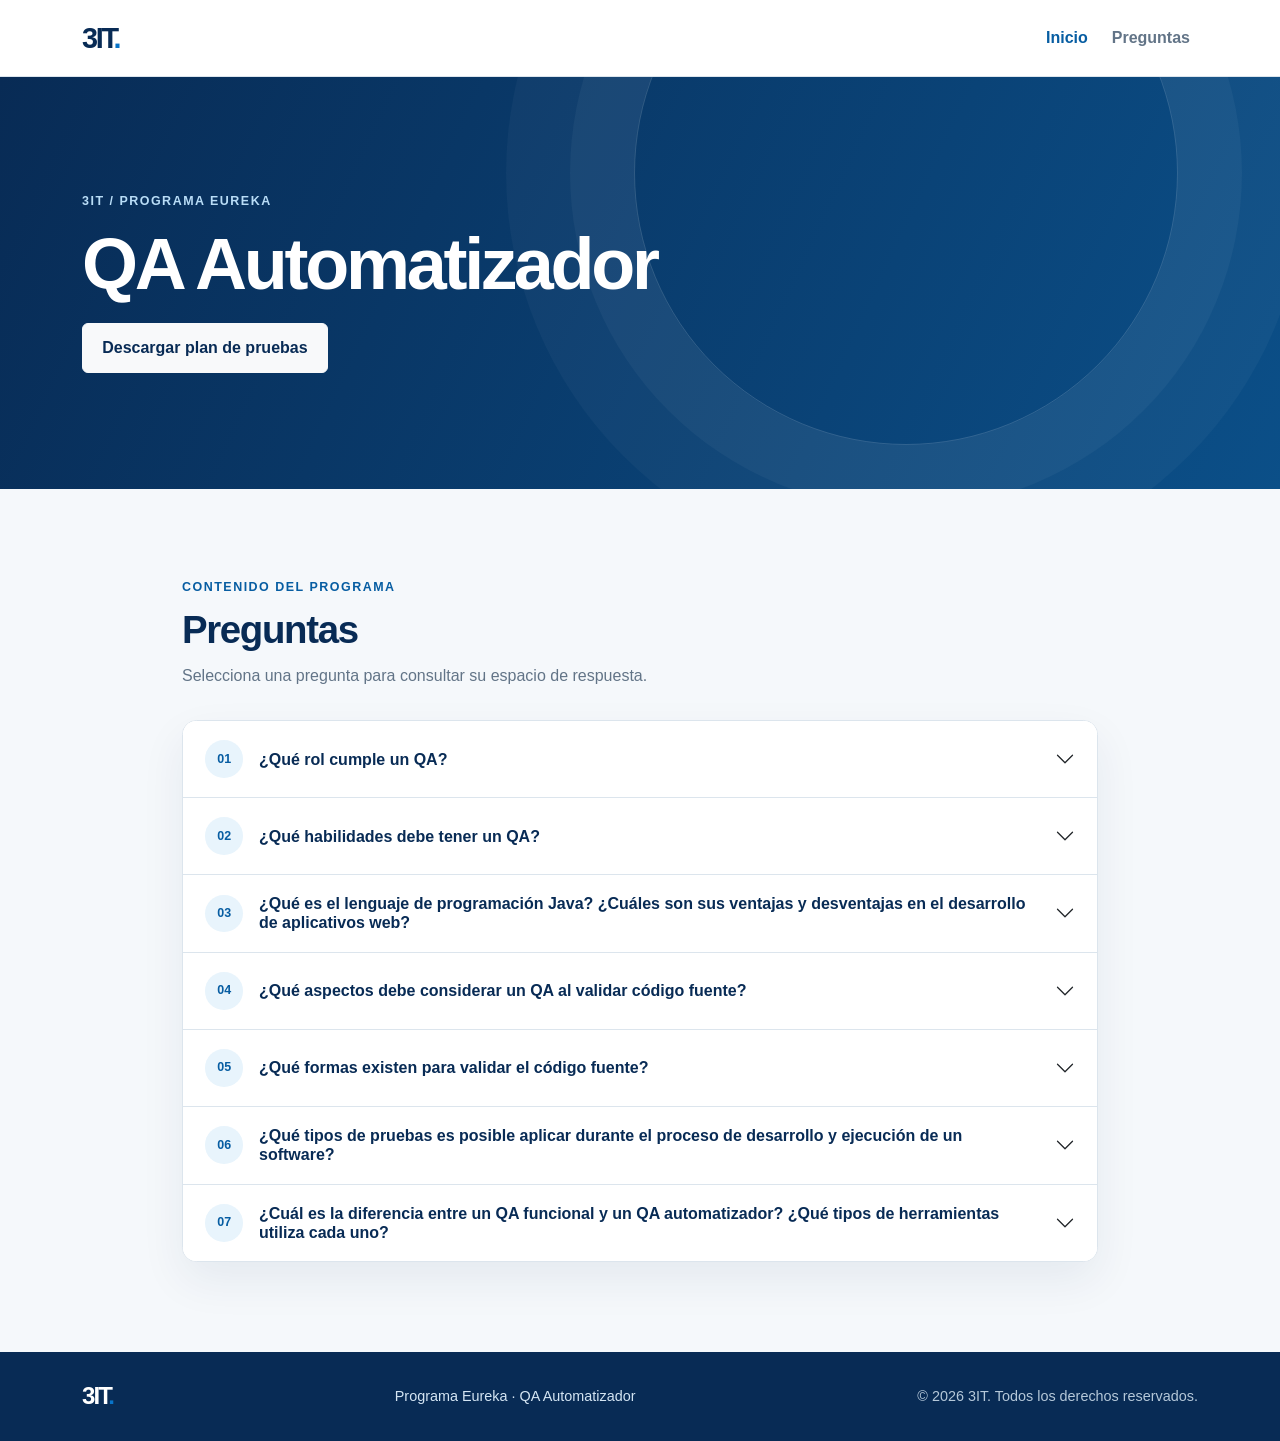
<file: index.html>
<!doctype html>
<html lang="es">
<head>
  <meta charset="utf-8">
  <meta name="viewport" content="width=device-width, initial-scale=1">
  <meta name="description" content="Menú de preguntas del programa Eureka de QA Automatizador de 3IT.">
  <title>Programa Eureka | 3IT</title>
  <link href="https://cdn.jsdelivr.net/npm/bootstrap@5.3.3/dist/css/bootstrap.min.css" rel="stylesheet">
  <link rel="stylesheet" href="css/styles.css">
  <script src="js/main.js" defer></script>
</head>
<body>
  <header class="site-header">
    <nav class="navbar navbar-expand-lg" aria-label="Navegación principal">
      <div class="container">
        <a class="navbar-brand brand-mark" href="index.html" aria-label="3IT, ir al inicio">3IT<span class="brand-period">.</span></a>
        <button class="navbar-toggler" type="button" data-bs-toggle="collapse" data-bs-target="#mainNavigation" aria-controls="mainNavigation" aria-expanded="false" aria-label="Abrir navegación">
          <span class="navbar-toggler-icon"></span>
        </button>
        <div class="collapse navbar-collapse" id="mainNavigation">
          <ul class="navbar-nav ms-auto">
            <li class="nav-item"><a class="nav-link active" aria-current="page" href="index.html">Inicio</a></li>
            <li class="nav-item"><a class="nav-link" href="#preguntas">Preguntas</a></li>
          </ul>
        </div>
      </div>
    </nav>
  </header>

  <main>
    <section class="hero-section">
      <div class="container hero-content">
        <p class="eyebrow">3IT <span aria-hidden="true">/</span> Programa Eureka</p>
        <h1>QA Automatizador</h1>
        <a class="btn btn-light hero-button" href="data/Plan_de_Pruebas_Oferta-Especificacion_Gherkin.csv" download>Descargar plan de pruebas</a>
      </div>
      <div class="hero-accent" aria-hidden="true"></div>
    </section>

    <section class="content-section" id="preguntas" aria-labelledby="questions-heading">
      <div class="container content-container">
        <div class="section-heading">
          <p class="eyebrow">Contenido del programa</p>
          <h2 id="questions-heading">Preguntas</h2>
          <p>Selecciona una pregunta para consultar su espacio de respuesta.</p>
        </div>

        <div class="accordion question-accordion" id="questionAccordion">
          <article class="accordion-item">
            <h3 class="accordion-header" id="headingQuestion1">
              <button class="accordion-button collapsed" type="button" data-bs-toggle="collapse" data-bs-target="#collapseQuestion1" aria-expanded="false" aria-controls="collapseQuestion1">
                <span class="question-number">01</span>
                <span class="question-title">¿Qué rol cumple un QA?</span>
              </button>
            </h3>
            <div id="collapseQuestion1" class="accordion-collapse collapse" aria-labelledby="headingQuestion1" data-bs-parent="#questionAccordion">
              <div class="accordion-body">
                <p>Espacio dedicado al rol que cumple un QA.</p>
                <a class="btn btn-primary btn-sm" href="pages/pregunta1.html">Ver respuesta</a>
              </div>
            </div>
          </article>

          <article class="accordion-item">
            <h3 class="accordion-header" id="headingQuestion2">
              <button class="accordion-button collapsed" type="button" data-bs-toggle="collapse" data-bs-target="#collapseQuestion2" aria-expanded="false" aria-controls="collapseQuestion2">
                <span class="question-number">02</span>
                <span class="question-title">¿Qué habilidades debe tener un QA?</span>
              </button>
            </h3>
            <div id="collapseQuestion2" class="accordion-collapse collapse" aria-labelledby="headingQuestion2" data-bs-parent="#questionAccordion">
              <div class="accordion-body">
                <p>Espacio para describir las habilidades necesarias para un QA.</p>
                <a class="btn btn-primary btn-sm" href="pages/pregunta2.html">Ver respuesta</a>
              </div>
            </div>
          </article>

          <article class="accordion-item">
            <h3 class="accordion-header" id="headingQuestion3">
              <button class="accordion-button collapsed" type="button" data-bs-toggle="collapse" data-bs-target="#collapseQuestion3" aria-expanded="false" aria-controls="collapseQuestion3">
                <span class="question-number">03</span>
                <span class="question-title">¿Qué es el lenguaje de programación Java? ¿Cuáles son sus ventajas y desventajas en el desarrollo de aplicativos web?</span>
              </button>
            </h3>
            <div id="collapseQuestion3" class="accordion-collapse collapse" aria-labelledby="headingQuestion3" data-bs-parent="#questionAccordion">
              <div class="accordion-body">
                <p>Introducción a Java y análisis de sus ventajas y desventajas en aplicativos web.</p>
                <a class="btn btn-primary btn-sm" href="pages/pregunta3.html">Ver respuesta</a>
              </div>
            </div>
          </article>

          <article class="accordion-item">
            <h3 class="accordion-header" id="headingQuestion4">
              <button class="accordion-button collapsed" type="button" data-bs-toggle="collapse" data-bs-target="#collapseQuestion4" aria-expanded="false" aria-controls="collapseQuestion4">
                <span class="question-number">04</span>
                <span class="question-title">¿Qué aspectos debe considerar un QA al validar código fuente?</span>
              </button>
            </h3>
            <div id="collapseQuestion4" class="accordion-collapse collapse" aria-labelledby="headingQuestion4" data-bs-parent="#questionAccordion">
              <div class="accordion-body">
                <p>Consideraciones para validar código fuente desde QA.</p>
                <a class="btn btn-primary btn-sm" href="pages/pregunta4.html">Ver respuesta</a>
              </div>
            </div>
          </article>

          <article class="accordion-item">
            <h3 class="accordion-header" id="headingQuestion5">
              <button class="accordion-button collapsed" type="button" data-bs-toggle="collapse" data-bs-target="#collapseQuestion5" aria-expanded="false" aria-controls="collapseQuestion5">
                <span class="question-number">05</span>
                <span class="question-title">¿Qué formas existen para validar el código fuente?</span>
              </button>
            </h3>
            <div id="collapseQuestion5" class="accordion-collapse collapse" aria-labelledby="headingQuestion5" data-bs-parent="#questionAccordion">
              <div class="accordion-body">
                <p>Espacio para describir formas de validación del código fuente.</p>
                <a class="btn btn-primary btn-sm" href="pages/pregunta5.html">Ver respuesta</a>
              </div>
            </div>
          </article>

          <article class="accordion-item">
            <h3 class="accordion-header" id="headingQuestion6">
              <button class="accordion-button collapsed" type="button" data-bs-toggle="collapse" data-bs-target="#collapseQuestion6" aria-expanded="false" aria-controls="collapseQuestion6">
                <span class="question-number">06</span>
                <span class="question-title">¿Qué tipos de pruebas es posible aplicar durante el proceso de desarrollo y ejecución de un software?</span>
              </button>
            </h3>
            <div id="collapseQuestion6" class="accordion-collapse collapse" aria-labelledby="headingQuestion6" data-bs-parent="#questionAccordion">
              <div class="accordion-body">
                <p>Espacio para presentar los tipos de pruebas aplicables durante el desarrollo y la ejecución de software.</p>
                <a class="btn btn-primary btn-sm" href="pages/pregunta6.html">Ver respuesta</a>
              </div>
            </div>
          </article>

          <article class="accordion-item">
            <h3 class="accordion-header" id="headingQuestion7">
              <button class="accordion-button collapsed" type="button" data-bs-toggle="collapse" data-bs-target="#collapseQuestion7" aria-expanded="false" aria-controls="collapseQuestion7">
                <span class="question-number">07</span>
                <span class="question-title">¿Cuál es la diferencia entre un QA funcional y un QA automatizador? ¿Qué tipos de herramientas utiliza cada uno?</span>
              </button>
            </h3>
            <div id="collapseQuestion7" class="accordion-collapse collapse" aria-labelledby="headingQuestion7" data-bs-parent="#questionAccordion">
              <div class="accordion-body">
                <p>Espacio para comparar ambos roles y las herramientas que utilizan.</p>
                <a class="btn btn-primary btn-sm" href="pages/pregunta7.html">Ver respuesta</a>
              </div>
            </div>
          </article>

        </div>
      </div>
    </section>
  </main>

  <footer class="site-footer">
    <div class="container footer-content">
      <a class="footer-brand" href="index.html">3IT<span class="brand-period">.</span></a>
      <p>Programa Eureka <span aria-hidden="true">·</span> QA Automatizador</p>
      <p class="footer-copyright">© <span data-current-year></span> 3IT. Todos los derechos reservados.</p>
    </div>
  </footer>

  <script src="https://cdn.jsdelivr.net/npm/bootstrap@5.3.3/dist/js/bootstrap.bundle.min.js" defer></script>
</body>
</html>
</file>
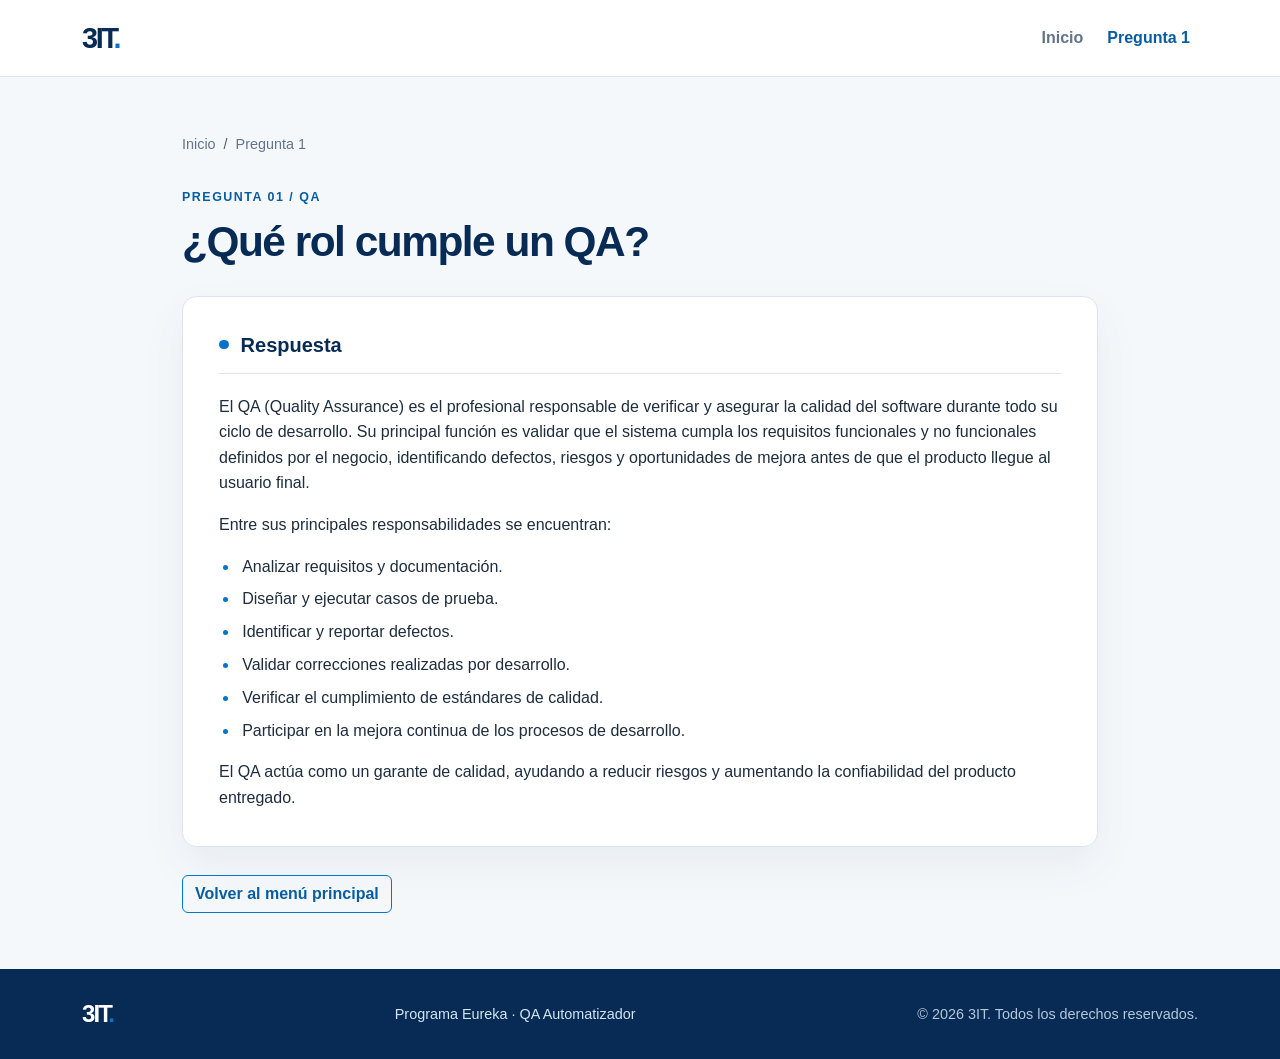
<file: pages/pregunta1.html>
<!doctype html>
<html lang="es">
<head>
  <meta charset="utf-8">
  <meta name="viewport" content="width=device-width, initial-scale=1">
  <meta name="description" content="Pregunta 1 del programa Eureka de QA Automatizador.">
  <title>Rol de QA | Programa Eureka | 3IT</title>
  <link href="https://cdn.jsdelivr.net/npm/bootstrap@5.3.3/dist/css/bootstrap.min.css" rel="stylesheet">
  <link rel="stylesheet" href="../css/styles.css">
  <link rel="stylesheet" href="../css/pregunta1.css">
  <script src="../js/main.js" defer></script>
  <script src="../js/pregunta1.js" defer></script>
</head>
<body>
  <header class="site-header">
    <nav class="navbar navbar-expand-lg" aria-label="Navegación principal">
      <div class="container">
        <a class="navbar-brand brand-mark" href="../index.html" aria-label="3IT, ir al inicio">3IT<span class="brand-period">.</span></a>
        <button class="navbar-toggler" type="button" data-bs-toggle="collapse" data-bs-target="#mainNavigation" aria-controls="mainNavigation" aria-expanded="false" aria-label="Abrir navegación">
          <span class="navbar-toggler-icon"></span>
        </button>
        <div class="collapse navbar-collapse" id="mainNavigation">
          <ul class="navbar-nav ms-auto">
            <li class="nav-item"><a class="nav-link" href="../index.html">Inicio</a></li>
            <li class="nav-item"><a class="nav-link active" aria-current="page" href="pregunta1.html">Pregunta 1</a></li>
          </ul>
        </div>
      </div>
    </nav>
  </header>
  <main class="question-main">
    <div class="container question-container">
      <nav aria-label="Breadcrumb">
        <ol class="breadcrumb">
          <li class="breadcrumb-item"><a href="../index.html">Inicio</a></li>
          <li class="breadcrumb-item active" aria-current="page">Pregunta 1</li>
        </ol>
      </nav>
      <article class="question-page" data-question-page="1">
        <p class="eyebrow">Pregunta 01 <span aria-hidden="true">/</span> QA</p>
        <h1>¿Qué rol cumple un QA?</h1>
        <section class="answer-panel" aria-labelledby="answer-heading">
          <div class="answer-panel-heading">
            <span class="answer-indicator" aria-hidden="true"></span>
            <h2 id="answer-heading">Respuesta</h2>
          </div>
          <div class="answer-content" data-answer-content>
            <p>El QA (Quality Assurance) es el profesional responsable de verificar y asegurar la calidad del software durante todo su ciclo de desarrollo. Su principal función es validar que el sistema cumpla los requisitos funcionales y no funcionales definidos por el negocio, identificando defectos, riesgos y oportunidades de mejora antes de que el producto llegue al usuario final.</p>
            <p>Entre sus principales responsabilidades se encuentran:</p>
            <ul>
              <li>Analizar requisitos y documentación.</li>
              <li>Diseñar y ejecutar casos de prueba.</li>
              <li>Identificar y reportar defectos.</li>
              <li>Validar correcciones realizadas por desarrollo.</li>
              <li>Verificar el cumplimiento de estándares de calidad.</li>
              <li>Participar en la mejora continua de los procesos de desarrollo.</li>
            </ul>
            <p>El QA actúa como un garante de calidad, ayudando a reducir riesgos y aumentando la confiabilidad del producto entregado.</p>
          </div>
        </section>
      </article>
      <a class="btn btn-outline-primary back-button" href="../index.html">Volver al menú principal</a>
    </div>
  </main>
  <footer class="site-footer">
    <div class="container footer-content">
      <a class="footer-brand" href="../index.html">3IT<span class="brand-period">.</span></a>
      <p>Programa Eureka <span aria-hidden="true">·</span> QA Automatizador</p>
      <p class="footer-copyright">© <span data-current-year></span> 3IT. Todos los derechos reservados.</p>
    </div>
  </footer>
  <script src="https://cdn.jsdelivr.net/npm/bootstrap@5.3.3/dist/js/bootstrap.bundle.min.js" defer></script>
</body>
</html>
</file>
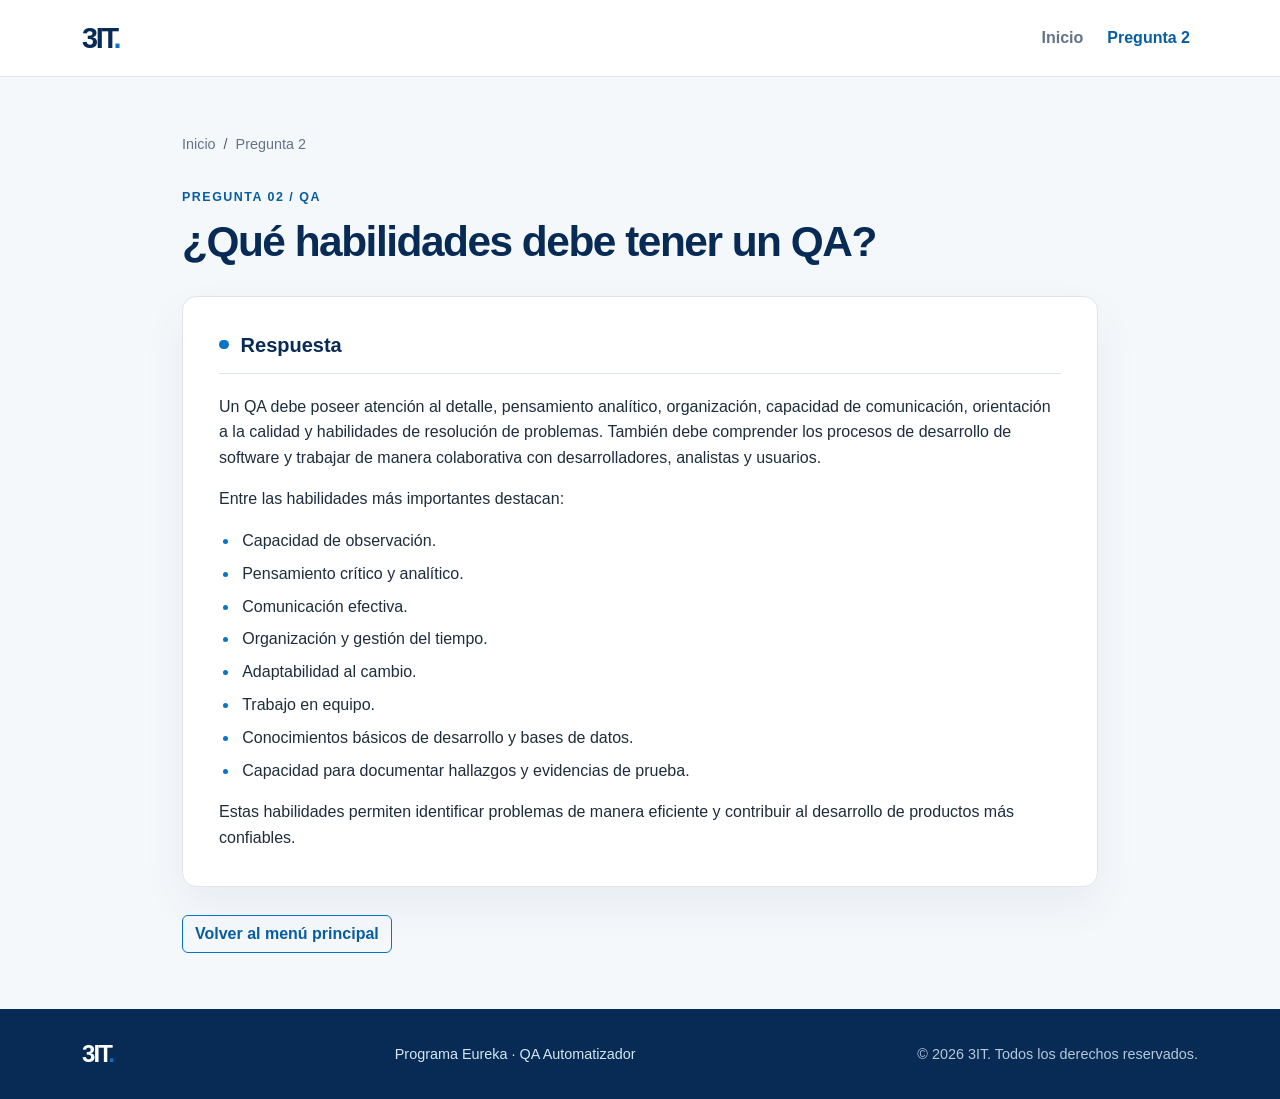
<file: pages/pregunta2.html>
<!doctype html>
<html lang="es">
<head>
  <meta charset="utf-8">
  <meta name="viewport" content="width=device-width, initial-scale=1">
  <meta name="description" content="Pregunta 2 del programa Eureka de QA Automatizador.">
  <title>Habilidades de QA | Programa Eureka | 3IT</title>
  <link href="https://cdn.jsdelivr.net/npm/bootstrap@5.3.3/dist/css/bootstrap.min.css" rel="stylesheet">
  <link rel="stylesheet" href="../css/styles.css">
  <link rel="stylesheet" href="../css/pregunta2.css">
  <script src="../js/main.js" defer></script>
  <script src="../js/pregunta2.js" defer></script>
</head>
<body>
  <header class="site-header">
    <nav class="navbar navbar-expand-lg" aria-label="Navegación principal">
      <div class="container">
        <a class="navbar-brand brand-mark" href="../index.html" aria-label="3IT, ir al inicio">3IT<span class="brand-period">.</span></a>
        <button class="navbar-toggler" type="button" data-bs-toggle="collapse" data-bs-target="#mainNavigation" aria-controls="mainNavigation" aria-expanded="false" aria-label="Abrir navegación">
          <span class="navbar-toggler-icon"></span>
        </button>
        <div class="collapse navbar-collapse" id="mainNavigation">
          <ul class="navbar-nav ms-auto">
            <li class="nav-item"><a class="nav-link" href="../index.html">Inicio</a></li>
            <li class="nav-item"><a class="nav-link active" aria-current="page" href="pregunta2.html">Pregunta 2</a></li>
          </ul>
        </div>
      </div>
    </nav>
  </header>
  <main class="question-main">
    <div class="container question-container">
      <nav aria-label="Breadcrumb">
        <ol class="breadcrumb">
          <li class="breadcrumb-item"><a href="../index.html">Inicio</a></li>
          <li class="breadcrumb-item active" aria-current="page">Pregunta 2</li>
        </ol>
      </nav>
      <article class="question-page" data-question-page="2">
        <p class="eyebrow">Pregunta 02 <span aria-hidden="true">/</span> QA</p>
        <h1>¿Qué habilidades debe tener un QA?</h1>
        <section class="answer-panel" aria-labelledby="answer-heading">
          <div class="answer-panel-heading">
            <span class="answer-indicator" aria-hidden="true"></span>
            <h2 id="answer-heading">Respuesta</h2>
          </div>
          <div class="answer-content" data-answer-content>
            <p>Un QA debe poseer atención al detalle, pensamiento analítico, organización, capacidad de comunicación, orientación a la calidad y habilidades de resolución de problemas. También debe comprender los procesos de desarrollo de software y trabajar de manera colaborativa con desarrolladores, analistas y usuarios.</p>
            <p>Entre las habilidades más importantes destacan:</p>
            <ul>
              <li>Capacidad de observación.</li>
              <li>Pensamiento crítico y analítico.</li>
              <li>Comunicación efectiva.</li>
              <li>Organización y gestión del tiempo.</li>
              <li>Adaptabilidad al cambio.</li>
              <li>Trabajo en equipo.</li>
              <li>Conocimientos básicos de desarrollo y bases de datos.</li>
              <li>Capacidad para documentar hallazgos y evidencias de prueba.</li>
            </ul>
            <p>Estas habilidades permiten identificar problemas de manera eficiente y contribuir al desarrollo de productos más confiables.</p>
          </div>
        </section>
      </article>
      <a class="btn btn-outline-primary back-button" href="../index.html">Volver al menú principal</a>
    </div>
  </main>
  <footer class="site-footer">
    <div class="container footer-content">
      <a class="footer-brand" href="../index.html">3IT<span class="brand-period">.</span></a>
      <p>Programa Eureka <span aria-hidden="true">·</span> QA Automatizador</p>
      <p class="footer-copyright">© <span data-current-year></span> 3IT. Todos los derechos reservados.</p>
    </div>
  </footer>
  <script src="https://cdn.jsdelivr.net/npm/bootstrap@5.3.3/dist/js/bootstrap.bundle.min.js" defer></script>
</body>
</html>
</file>
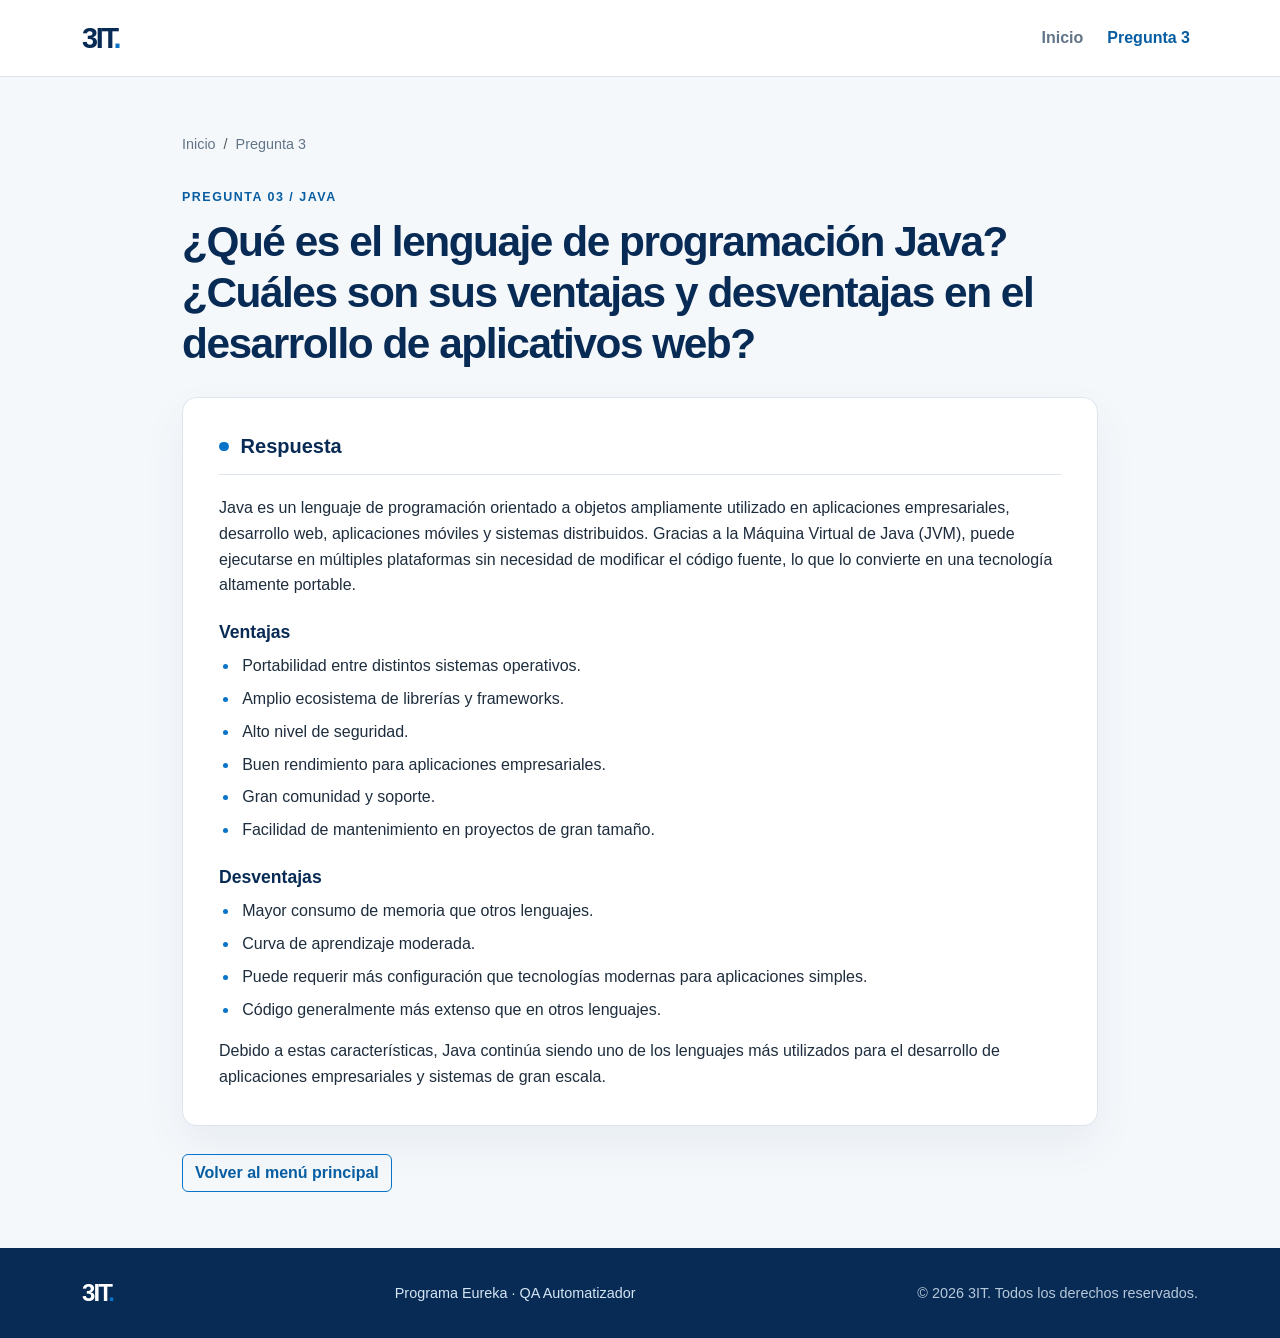
<file: pages/pregunta3.html>
<!doctype html>
<html lang="es">
<head>
  <meta charset="utf-8">
  <meta name="viewport" content="width=device-width, initial-scale=1">
  <meta name="description" content="Pregunta 3 del programa Eureka de QA Automatizador.">
  <title>Java y desarrollo web | Programa Eureka | 3IT</title>
  <link href="https://cdn.jsdelivr.net/npm/bootstrap@5.3.3/dist/css/bootstrap.min.css" rel="stylesheet">
  <link rel="stylesheet" href="../css/styles.css">
  <link rel="stylesheet" href="../css/pregunta3.css">
  <script src="../js/main.js" defer></script>
  <script src="../js/pregunta3.js" defer></script>
</head>
<body>
  <header class="site-header">
    <nav class="navbar navbar-expand-lg" aria-label="Navegación principal">
      <div class="container">
        <a class="navbar-brand brand-mark" href="../index.html" aria-label="3IT, ir al inicio">3IT<span class="brand-period">.</span></a>
        <button class="navbar-toggler" type="button" data-bs-toggle="collapse" data-bs-target="#mainNavigation" aria-controls="mainNavigation" aria-expanded="false" aria-label="Abrir navegación">
          <span class="navbar-toggler-icon"></span>
        </button>
        <div class="collapse navbar-collapse" id="mainNavigation">
          <ul class="navbar-nav ms-auto">
            <li class="nav-item"><a class="nav-link" href="../index.html">Inicio</a></li>
            <li class="nav-item"><a class="nav-link active" aria-current="page" href="pregunta3.html">Pregunta 3</a></li>
          </ul>
        </div>
      </div>
    </nav>
  </header>
  <main class="question-main">
    <div class="container question-container">
      <nav aria-label="Breadcrumb">
        <ol class="breadcrumb">
          <li class="breadcrumb-item"><a href="../index.html">Inicio</a></li>
          <li class="breadcrumb-item active" aria-current="page">Pregunta 3</li>
        </ol>
      </nav>
      <article class="question-page" data-question-page="3">
        <p class="eyebrow">Pregunta 03 <span aria-hidden="true">/</span> Java</p>
        <h1>¿Qué es el lenguaje de programación Java? ¿Cuáles son sus ventajas y desventajas en el desarrollo de aplicativos web?</h1>
        <section class="answer-panel" aria-labelledby="answer-heading">
          <div class="answer-panel-heading">
            <span class="answer-indicator" aria-hidden="true"></span>
            <h2 id="answer-heading">Respuesta</h2>
          </div>
          <div class="answer-content" data-answer-content>
            <p>Java es un lenguaje de programación orientado a objetos ampliamente utilizado en aplicaciones empresariales, desarrollo web, aplicaciones móviles y sistemas distribuidos. Gracias a la Máquina Virtual de Java (JVM), puede ejecutarse en múltiples plataformas sin necesidad de modificar el código fuente, lo que lo convierte en una tecnología altamente portable.</p>
            <h3>Ventajas</h3>
            <ul>
              <li>Portabilidad entre distintos sistemas operativos.</li>
              <li>Amplio ecosistema de librerías y frameworks.</li>
              <li>Alto nivel de seguridad.</li>
              <li>Buen rendimiento para aplicaciones empresariales.</li>
              <li>Gran comunidad y soporte.</li>
              <li>Facilidad de mantenimiento en proyectos de gran tamaño.</li>
            </ul>
            <h3>Desventajas</h3>
            <ul>
              <li>Mayor consumo de memoria que otros lenguajes.</li>
              <li>Curva de aprendizaje moderada.</li>
              <li>Puede requerir más configuración que tecnologías modernas para aplicaciones simples.</li>
              <li>Código generalmente más extenso que en otros lenguajes.</li>
            </ul>
            <p>Debido a estas características, Java continúa siendo uno de los lenguajes más utilizados para el desarrollo de aplicaciones empresariales y sistemas de gran escala.</p>
          </div>
        </section>
      </article>
      <a class="btn btn-outline-primary back-button" href="../index.html">Volver al menú principal</a>
    </div>
  </main>
  <footer class="site-footer">
    <div class="container footer-content">
      <a class="footer-brand" href="../index.html">3IT<span class="brand-period">.</span></a>
      <p>Programa Eureka <span aria-hidden="true">·</span> QA Automatizador</p>
      <p class="footer-copyright">© <span data-current-year></span> 3IT. Todos los derechos reservados.</p>
    </div>
  </footer>
  <script src="https://cdn.jsdelivr.net/npm/bootstrap@5.3.3/dist/js/bootstrap.bundle.min.js" defer></script>
</body>
</html>
</file>
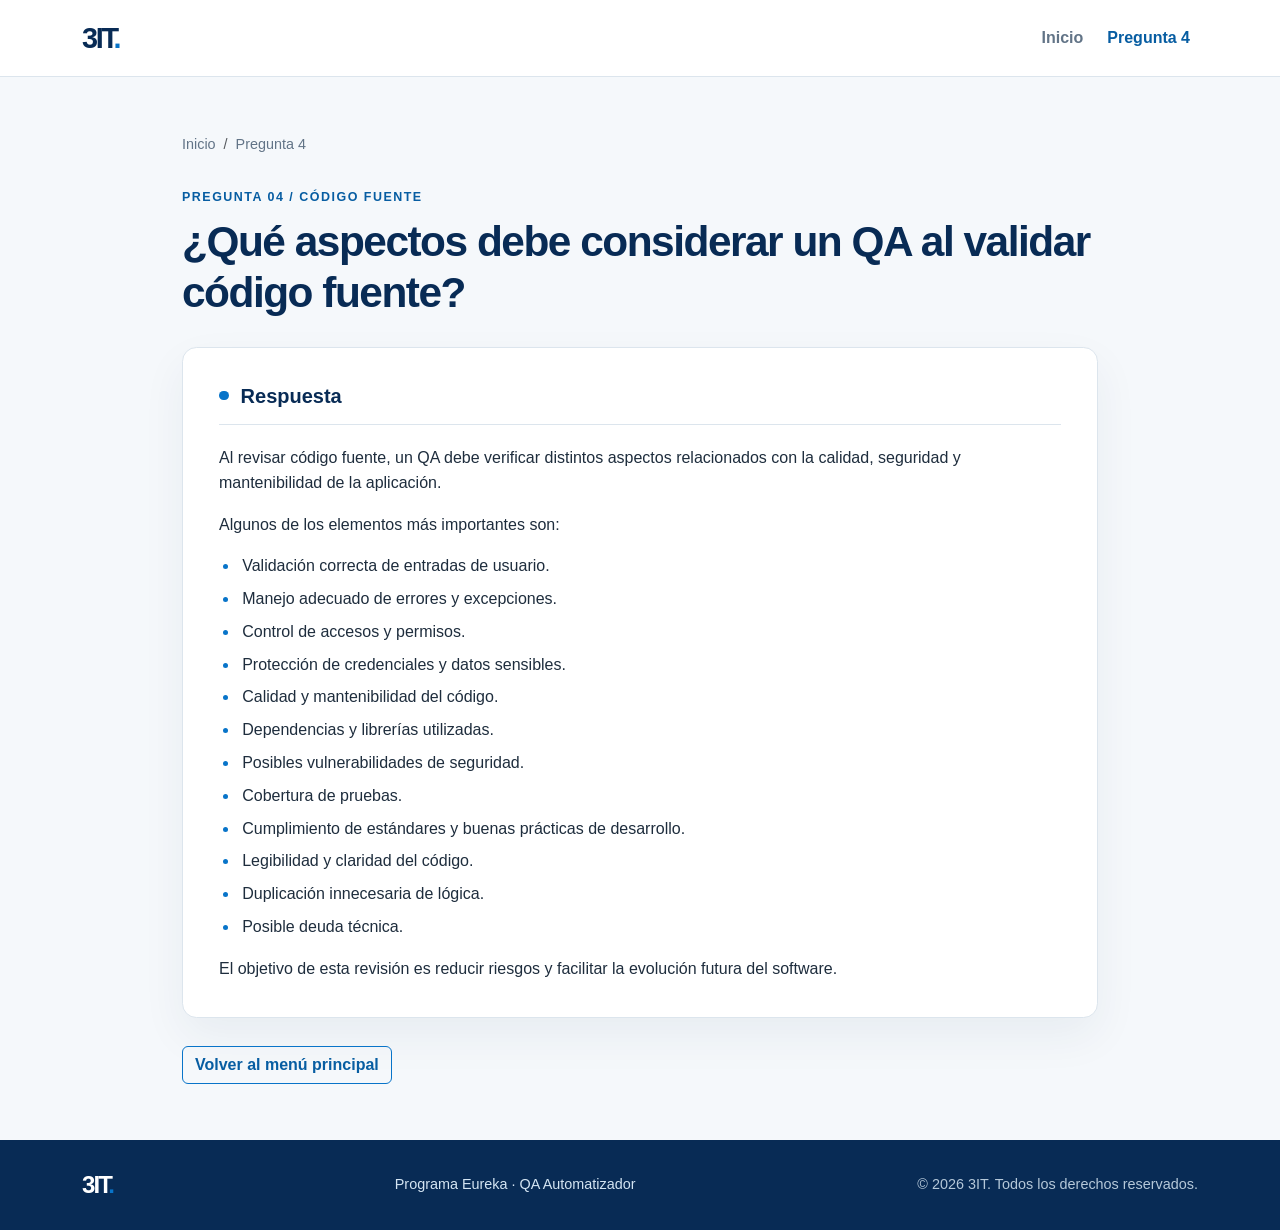
<file: pages/pregunta4.html>
<!doctype html>
<html lang="es">
<head>
  <meta charset="utf-8">
  <meta name="viewport" content="width=device-width, initial-scale=1">
  <meta name="description" content="Pregunta 4 del programa Eureka de QA Automatizador.">
  <title>QA y validación del código fuente | Programa Eureka | 3IT</title>
  <link href="https://cdn.jsdelivr.net/npm/bootstrap@5.3.3/dist/css/bootstrap.min.css" rel="stylesheet">
  <link rel="stylesheet" href="../css/styles.css">
  <link rel="stylesheet" href="../css/pregunta4.css">
  <script src="../js/main.js" defer></script>
  <script src="../js/pregunta4.js" defer></script>
</head>
<body>
  <header class="site-header">
    <nav class="navbar navbar-expand-lg" aria-label="Navegación principal">
      <div class="container">
        <a class="navbar-brand brand-mark" href="../index.html" aria-label="3IT, ir al inicio">3IT<span class="brand-period">.</span></a>
        <button class="navbar-toggler" type="button" data-bs-toggle="collapse" data-bs-target="#mainNavigation" aria-controls="mainNavigation" aria-expanded="false" aria-label="Abrir navegación">
          <span class="navbar-toggler-icon"></span>
        </button>
        <div class="collapse navbar-collapse" id="mainNavigation">
          <ul class="navbar-nav ms-auto">
            <li class="nav-item"><a class="nav-link" href="../index.html">Inicio</a></li>
            <li class="nav-item"><a class="nav-link active" aria-current="page" href="pregunta4.html">Pregunta 4</a></li>
          </ul>
        </div>
      </div>
    </nav>
  </header>
  <main class="question-main">
    <div class="container question-container">
      <nav aria-label="Breadcrumb">
        <ol class="breadcrumb">
          <li class="breadcrumb-item"><a href="../index.html">Inicio</a></li>
          <li class="breadcrumb-item active" aria-current="page">Pregunta 4</li>
        </ol>
      </nav>
      <article class="question-page" data-question-page="4">
        <p class="eyebrow">Pregunta 04 <span aria-hidden="true">/</span> Código fuente</p>
        <h1>¿Qué aspectos debe considerar un QA al validar código fuente?</h1>
        <section class="answer-panel" aria-labelledby="answer-heading">
          <div class="answer-panel-heading">
            <span class="answer-indicator" aria-hidden="true"></span>
            <h2 id="answer-heading">Respuesta</h2>
          </div>
          <div class="answer-content" data-answer-content>
            <p>Al revisar código fuente, un QA debe verificar distintos aspectos relacionados con la calidad, seguridad y mantenibilidad de la aplicación.</p>
            <p>Algunos de los elementos más importantes son:</p>
            <ul>
              <li>Validación correcta de entradas de usuario.</li>
              <li>Manejo adecuado de errores y excepciones.</li>
              <li>Control de accesos y permisos.</li>
              <li>Protección de credenciales y datos sensibles.</li>
              <li>Calidad y mantenibilidad del código.</li>
              <li>Dependencias y librerías utilizadas.</li>
              <li>Posibles vulnerabilidades de seguridad.</li>
              <li>Cobertura de pruebas.</li>
              <li>Cumplimiento de estándares y buenas prácticas de desarrollo.</li>
              <li>Legibilidad y claridad del código.</li>
              <li>Duplicación innecesaria de lógica.</li>
              <li>Posible deuda técnica.</li>
            </ul>
            <p>El objetivo de esta revisión es reducir riesgos y facilitar la evolución futura del software.</p>
          </div>
        </section>
      </article>
      <a class="btn btn-outline-primary back-button" href="../index.html">Volver al menú principal</a>
    </div>
  </main>
  <footer class="site-footer">
    <div class="container footer-content">
      <a class="footer-brand" href="../index.html">3IT<span class="brand-period">.</span></a>
      <p>Programa Eureka <span aria-hidden="true">·</span> QA Automatizador</p>
      <p class="footer-copyright">© <span data-current-year></span> 3IT. Todos los derechos reservados.</p>
    </div>
  </footer>
  <script src="https://cdn.jsdelivr.net/npm/bootstrap@5.3.3/dist/js/bootstrap.bundle.min.js" defer></script>
</body>
</html>
</file>
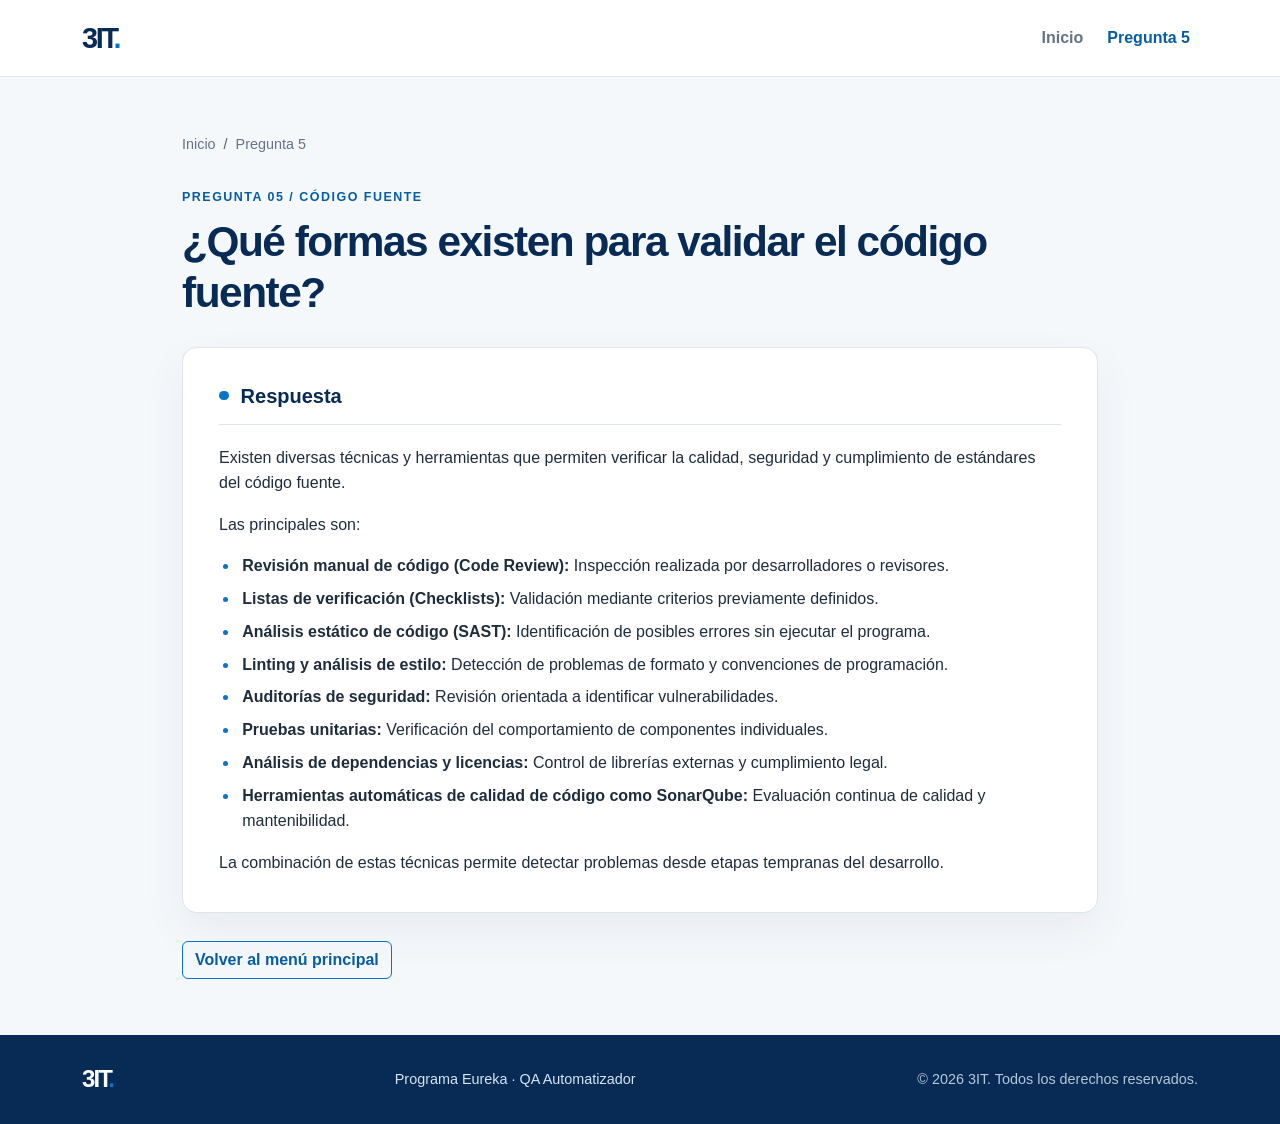
<file: pages/pregunta5.html>
<!doctype html>
<html lang="es">
<head>
  <meta charset="utf-8">
  <meta name="viewport" content="width=device-width, initial-scale=1">
  <meta name="description" content="Pregunta 5 del programa Eureka de QA Automatizador.">
  <title>Formas de validar código fuente | Programa Eureka | 3IT</title>
  <link href="https://cdn.jsdelivr.net/npm/bootstrap@5.3.3/dist/css/bootstrap.min.css" rel="stylesheet">
  <link rel="stylesheet" href="../css/styles.css">
  <link rel="stylesheet" href="../css/pregunta5.css">
  <script src="../js/main.js" defer></script>
  <script src="../js/pregunta5.js" defer></script>
</head>
<body>
  <header class="site-header">
    <nav class="navbar navbar-expand-lg" aria-label="Navegación principal">
      <div class="container">
        <a class="navbar-brand brand-mark" href="../index.html" aria-label="3IT, ir al inicio">3IT<span class="brand-period">.</span></a>
        <button class="navbar-toggler" type="button" data-bs-toggle="collapse" data-bs-target="#mainNavigation" aria-controls="mainNavigation" aria-expanded="false" aria-label="Abrir navegación">
          <span class="navbar-toggler-icon"></span>
        </button>
        <div class="collapse navbar-collapse" id="mainNavigation">
          <ul class="navbar-nav ms-auto">
            <li class="nav-item"><a class="nav-link" href="../index.html">Inicio</a></li>
            <li class="nav-item"><a class="nav-link active" aria-current="page" href="pregunta5.html">Pregunta 5</a></li>
          </ul>
        </div>
      </div>
    </nav>
  </header>
  <main class="question-main">
    <div class="container question-container">
      <nav aria-label="Breadcrumb">
        <ol class="breadcrumb">
          <li class="breadcrumb-item"><a href="../index.html">Inicio</a></li>
          <li class="breadcrumb-item active" aria-current="page">Pregunta 5</li>
        </ol>
      </nav>
      <article class="question-page" data-question-page="5">
        <p class="eyebrow">Pregunta 05 <span aria-hidden="true">/</span> Código fuente</p>
        <h1>¿Qué formas existen para validar el código fuente?</h1>
        <section class="answer-panel" aria-labelledby="answer-heading">
          <div class="answer-panel-heading">
            <span class="answer-indicator" aria-hidden="true"></span>
            <h2 id="answer-heading">Respuesta</h2>
          </div>
          <div class="answer-content" data-answer-content>
            <p>Existen diversas técnicas y herramientas que permiten verificar la calidad, seguridad y cumplimiento de estándares del código fuente.</p>
            <p>Las principales son:</p>
            <ul>
              <li><strong>Revisión manual de código (Code Review):</strong> Inspección realizada por desarrolladores o revisores.</li>
              <li><strong>Listas de verificación (Checklists):</strong> Validación mediante criterios previamente definidos.</li>
              <li><strong>Análisis estático de código (SAST):</strong> Identificación de posibles errores sin ejecutar el programa.</li>
              <li><strong>Linting y análisis de estilo:</strong> Detección de problemas de formato y convenciones de programación.</li>
              <li><strong>Auditorías de seguridad:</strong> Revisión orientada a identificar vulnerabilidades.</li>
              <li><strong>Pruebas unitarias:</strong> Verificación del comportamiento de componentes individuales.</li>
              <li><strong>Análisis de dependencias y licencias:</strong> Control de librerías externas y cumplimiento legal.</li>
              <li><strong>Herramientas automáticas de calidad de código como SonarQube:</strong> Evaluación continua de calidad y mantenibilidad.</li>
            </ul>
            <p>La combinación de estas técnicas permite detectar problemas desde etapas tempranas del desarrollo.</p>
          </div>
        </section>
      </article>
      <a class="btn btn-outline-primary back-button" href="../index.html">Volver al menú principal</a>
    </div>
  </main>
  <footer class="site-footer">
    <div class="container footer-content">
      <a class="footer-brand" href="../index.html">3IT<span class="brand-period">.</span></a>
      <p>Programa Eureka <span aria-hidden="true">·</span> QA Automatizador</p>
      <p class="footer-copyright">© <span data-current-year></span> 3IT. Todos los derechos reservados.</p>
    </div>
  </footer>
  <script src="https://cdn.jsdelivr.net/npm/bootstrap@5.3.3/dist/js/bootstrap.bundle.min.js" defer></script>
</body>
</html>
</file>
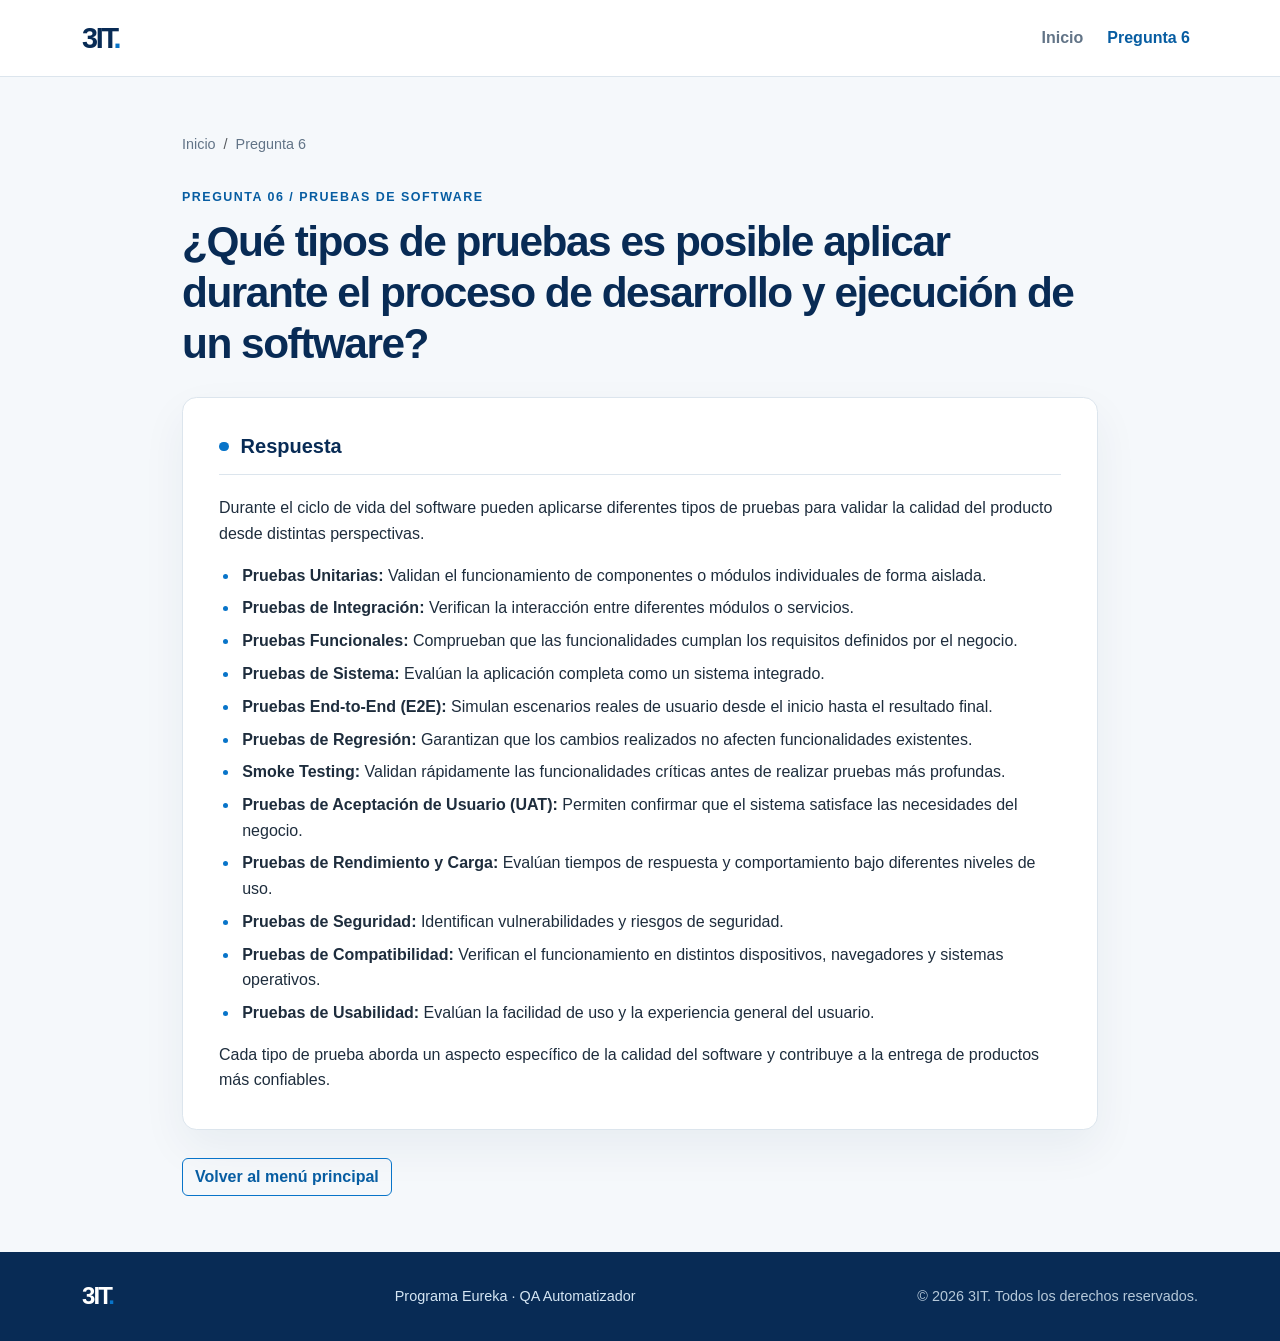
<file: pages/pregunta6.html>
<!doctype html>
<html lang="es">
<head>
  <meta charset="utf-8">
  <meta name="viewport" content="width=device-width, initial-scale=1">
  <meta name="description" content="Pregunta 6 del programa Eureka de QA Automatizador.">
  <title>Tipos de pruebas de software | Programa Eureka | 3IT</title>
  <link href="https://cdn.jsdelivr.net/npm/bootstrap@5.3.3/dist/css/bootstrap.min.css" rel="stylesheet">
  <link rel="stylesheet" href="../css/styles.css">
  <link rel="stylesheet" href="../css/pregunta6.css">
  <script src="../js/main.js" defer></script>
  <script src="../js/pregunta6.js" defer></script>
</head>
<body>
  <header class="site-header">
    <nav class="navbar navbar-expand-lg" aria-label="Navegación principal">
      <div class="container">
        <a class="navbar-brand brand-mark" href="../index.html" aria-label="3IT, ir al inicio">3IT<span class="brand-period">.</span></a>
        <button class="navbar-toggler" type="button" data-bs-toggle="collapse" data-bs-target="#mainNavigation" aria-controls="mainNavigation" aria-expanded="false" aria-label="Abrir navegación">
          <span class="navbar-toggler-icon"></span>
        </button>
        <div class="collapse navbar-collapse" id="mainNavigation">
          <ul class="navbar-nav ms-auto">
            <li class="nav-item"><a class="nav-link" href="../index.html">Inicio</a></li>
            <li class="nav-item"><a class="nav-link active" aria-current="page" href="pregunta6.html">Pregunta 6</a></li>
          </ul>
        </div>
      </div>
    </nav>
  </header>
  <main class="question-main">
    <div class="container question-container">
      <nav aria-label="Breadcrumb">
        <ol class="breadcrumb">
          <li class="breadcrumb-item"><a href="../index.html">Inicio</a></li>
          <li class="breadcrumb-item active" aria-current="page">Pregunta 6</li>
        </ol>
      </nav>
      <article class="question-page" data-question-page="6">
        <p class="eyebrow">Pregunta 06 <span aria-hidden="true">/</span> Pruebas de software</p>
        <h1>¿Qué tipos de pruebas es posible aplicar durante el proceso de desarrollo y ejecución de un software?</h1>
        <section class="answer-panel" aria-labelledby="answer-heading">
          <div class="answer-panel-heading">
            <span class="answer-indicator" aria-hidden="true"></span>
            <h2 id="answer-heading">Respuesta</h2>
          </div>
          <div class="answer-content" data-answer-content>
            <p>Durante el ciclo de vida del software pueden aplicarse diferentes tipos de pruebas para validar la calidad del producto desde distintas perspectivas.</p>
            <ul>
              <li><strong>Pruebas Unitarias:</strong> Validan el funcionamiento de componentes o módulos individuales de forma aislada.</li>
              <li><strong>Pruebas de Integración:</strong> Verifican la interacción entre diferentes módulos o servicios.</li>
              <li><strong>Pruebas Funcionales:</strong> Comprueban que las funcionalidades cumplan los requisitos definidos por el negocio.</li>
              <li><strong>Pruebas de Sistema:</strong> Evalúan la aplicación completa como un sistema integrado.</li>
              <li><strong>Pruebas End-to-End (E2E):</strong> Simulan escenarios reales de usuario desde el inicio hasta el resultado final.</li>
              <li><strong>Pruebas de Regresión:</strong> Garantizan que los cambios realizados no afecten funcionalidades existentes.</li>
              <li><strong>Smoke Testing:</strong> Validan rápidamente las funcionalidades críticas antes de realizar pruebas más profundas.</li>
              <li><strong>Pruebas de Aceptación de Usuario (UAT):</strong> Permiten confirmar que el sistema satisface las necesidades del negocio.</li>
              <li><strong>Pruebas de Rendimiento y Carga:</strong> Evalúan tiempos de respuesta y comportamiento bajo diferentes niveles de uso.</li>
              <li><strong>Pruebas de Seguridad:</strong> Identifican vulnerabilidades y riesgos de seguridad.</li>
              <li><strong>Pruebas de Compatibilidad:</strong> Verifican el funcionamiento en distintos dispositivos, navegadores y sistemas operativos.</li>
              <li><strong>Pruebas de Usabilidad:</strong> Evalúan la facilidad de uso y la experiencia general del usuario.</li>
            </ul>
            <p>Cada tipo de prueba aborda un aspecto específico de la calidad del software y contribuye a la entrega de productos más confiables.</p>
          </div>
        </section>
      </article>
      <a class="btn btn-outline-primary back-button" href="../index.html">Volver al menú principal</a>
    </div>
  </main>
  <footer class="site-footer">
    <div class="container footer-content">
      <a class="footer-brand" href="../index.html">3IT<span class="brand-period">.</span></a>
      <p>Programa Eureka <span aria-hidden="true">·</span> QA Automatizador</p>
      <p class="footer-copyright">© <span data-current-year></span> 3IT. Todos los derechos reservados.</p>
    </div>
  </footer>
  <script src="https://cdn.jsdelivr.net/npm/bootstrap@5.3.3/dist/js/bootstrap.bundle.min.js" defer></script>
</body>
</html>
</file>
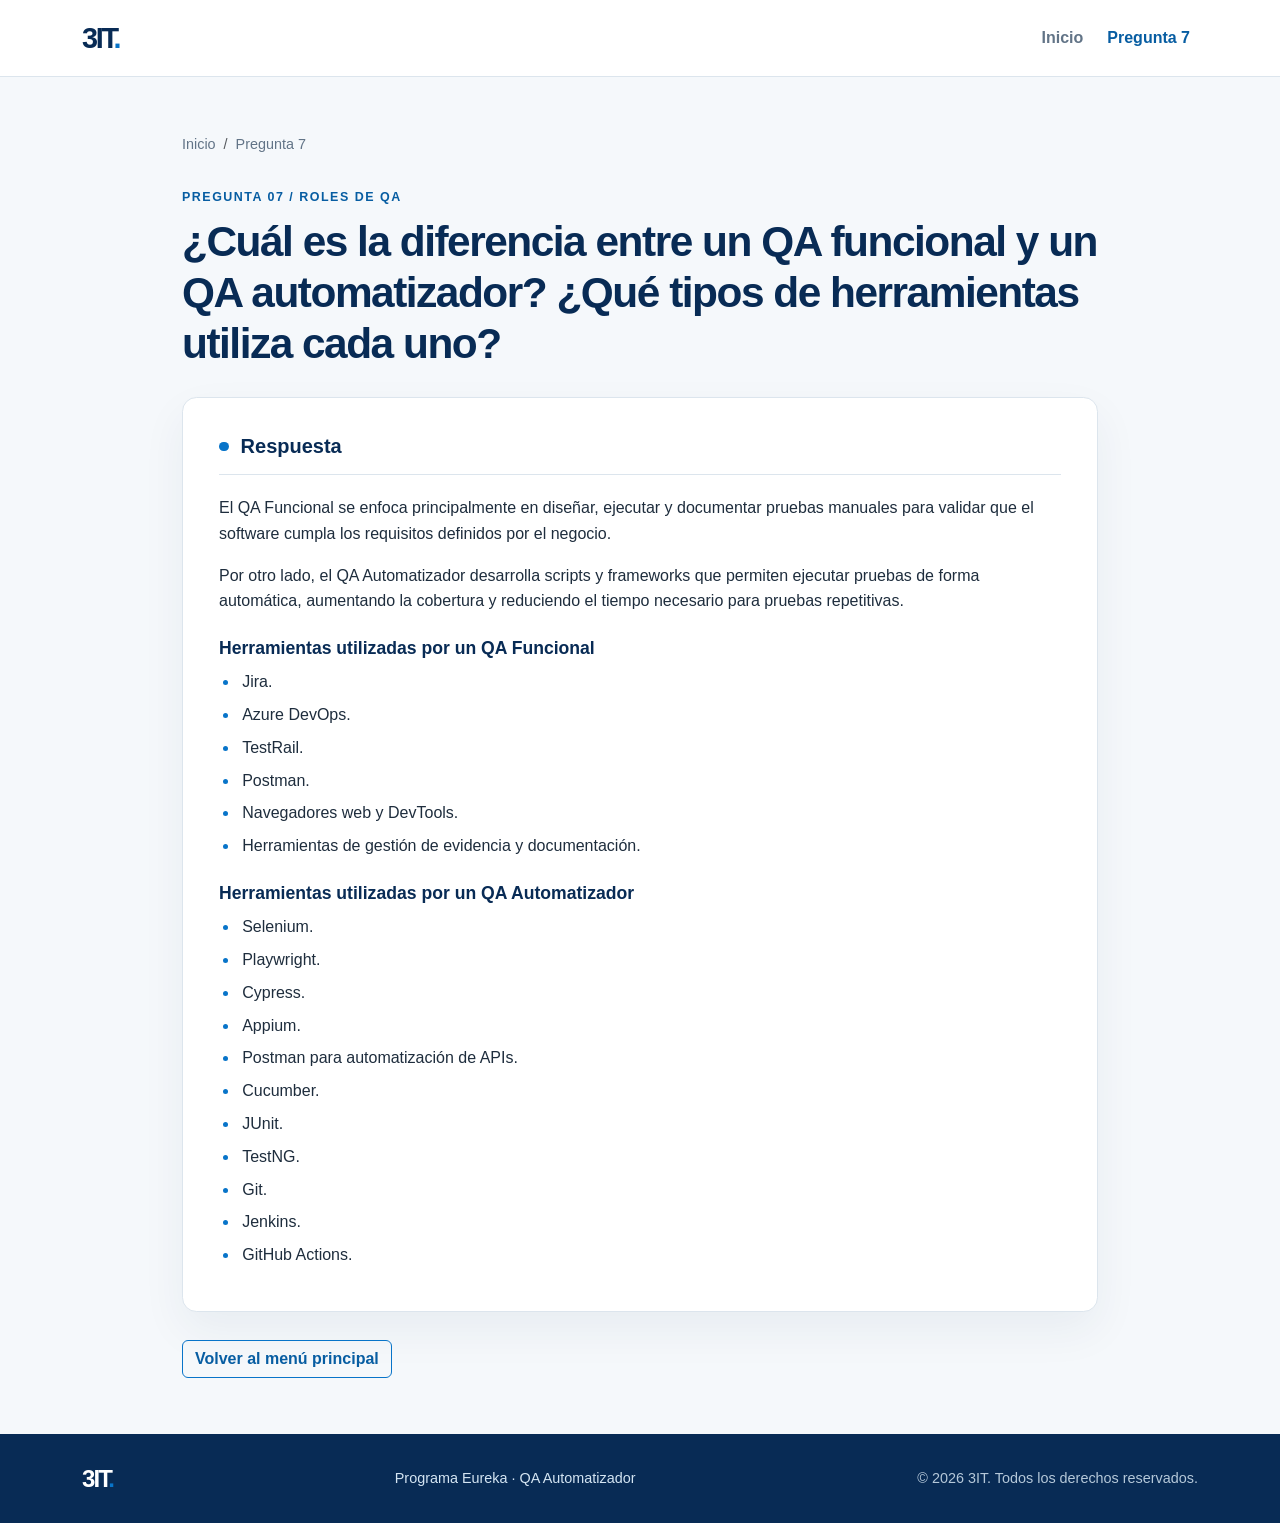
<file: pages/pregunta7.html>
<!doctype html>
<html lang="es">
<head>
  <meta charset="utf-8">
  <meta name="viewport" content="width=device-width, initial-scale=1">
  <meta name="description" content="Pregunta 7 del programa Eureka de QA Automatizador.">
  <title>QA funcional y automatizador | Programa Eureka | 3IT</title>
  <link href="https://cdn.jsdelivr.net/npm/bootstrap@5.3.3/dist/css/bootstrap.min.css" rel="stylesheet">
  <link rel="stylesheet" href="../css/styles.css">
  <link rel="stylesheet" href="../css/pregunta7.css">
  <script src="../js/main.js" defer></script>
  <script src="../js/pregunta7.js" defer></script>
</head>
<body>
  <header class="site-header">
    <nav class="navbar navbar-expand-lg" aria-label="Navegación principal">
      <div class="container">
        <a class="navbar-brand brand-mark" href="../index.html" aria-label="3IT, ir al inicio">3IT<span class="brand-period">.</span></a>
        <button class="navbar-toggler" type="button" data-bs-toggle="collapse" data-bs-target="#mainNavigation" aria-controls="mainNavigation" aria-expanded="false" aria-label="Abrir navegación">
          <span class="navbar-toggler-icon"></span>
        </button>
        <div class="collapse navbar-collapse" id="mainNavigation">
          <ul class="navbar-nav ms-auto">
            <li class="nav-item"><a class="nav-link" href="../index.html">Inicio</a></li>
            <li class="nav-item"><a class="nav-link active" aria-current="page" href="pregunta7.html">Pregunta 7</a></li>
          </ul>
        </div>
      </div>
    </nav>
  </header>
  <main class="question-main">
    <div class="container question-container">
      <nav aria-label="Breadcrumb">
        <ol class="breadcrumb">
          <li class="breadcrumb-item"><a href="../index.html">Inicio</a></li>
          <li class="breadcrumb-item active" aria-current="page">Pregunta 7</li>
        </ol>
      </nav>
      <article class="question-page" data-question-page="7">
        <p class="eyebrow">Pregunta 07 <span aria-hidden="true">/</span> Roles de QA</p>
        <h1>¿Cuál es la diferencia entre un QA funcional y un QA automatizador? ¿Qué tipos de herramientas utiliza cada uno?</h1>
        <section class="answer-panel" aria-labelledby="answer-heading">
          <div class="answer-panel-heading">
            <span class="answer-indicator" aria-hidden="true"></span>
            <h2 id="answer-heading">Respuesta</h2>
          </div>
          <div class="answer-content" data-answer-content>
            <p>El QA Funcional se enfoca principalmente en diseñar, ejecutar y documentar pruebas manuales para validar que el software cumpla los requisitos definidos por el negocio.</p>
            <p>Por otro lado, el QA Automatizador desarrolla scripts y frameworks que permiten ejecutar pruebas de forma automática, aumentando la cobertura y reduciendo el tiempo necesario para pruebas repetitivas.</p>
            <h3>Herramientas utilizadas por un QA Funcional</h3>
            <ul>
              <li>Jira.</li>
              <li>Azure DevOps.</li>
              <li>TestRail.</li>
              <li>Postman.</li>
              <li>Navegadores web y DevTools.</li>
              <li>Herramientas de gestión de evidencia y documentación.</li>
            </ul>
            <h3>Herramientas utilizadas por un QA Automatizador</h3>
            <ul>
              <li>Selenium.</li>
              <li>Playwright.</li>
              <li>Cypress.</li>
              <li>Appium.</li>
              <li>Postman para automatización de APIs.</li>
              <li>Cucumber.</li>
              <li>JUnit.</li>
              <li>TestNG.</li>
              <li>Git.</li>
              <li>Jenkins.</li>
              <li>GitHub Actions.</li>
            </ul>
          </div>
        </section>
      </article>
      <a class="btn btn-outline-primary back-button" href="../index.html">Volver al menú principal</a>
    </div>
  </main>
  <footer class="site-footer">
    <div class="container footer-content">
      <a class="footer-brand" href="../index.html">3IT<span class="brand-period">.</span></a>
      <p>Programa Eureka <span aria-hidden="true">·</span> QA Automatizador</p>
      <p class="footer-copyright">© <span data-current-year></span> 3IT. Todos los derechos reservados.</p>
    </div>
  </footer>
  <script src="https://cdn.jsdelivr.net/npm/bootstrap@5.3.3/dist/js/bootstrap.bundle.min.js" defer></script>
</body>
</html>
</file>
<file: css/styles.css>
:root {
  --color-navy: #082b55;
  --color-blue: #0874c9;
  --color-blue-dark: #075da2;
  --color-sky: #e8f4fc;
  --color-text: #1e2d3d;
  --color-muted: #627487;
  --color-border: #dce5ed;
  --color-surface: #ffffff;
  --color-page: #f5f8fb;
  --font-body: "Segoe UI", Arial, sans-serif;
}

html {
  scroll-behavior: smooth;
}

body {
  min-height: 100vh;
  display: flex;
  flex-direction: column;
  background: var(--color-page);
  color: var(--color-text);
  font-family: var(--font-body);
  line-height: 1.6;
}

a {
  color: var(--color-blue-dark);
}

a:focus-visible,
button:focus-visible {
  outline: 3px solid #78c6f4;
  outline-offset: 3px;
}

.site-header {
  position: relative;
  z-index: 2;
  background: var(--color-surface);
  border-bottom: 1px solid var(--color-border);
}

.site-header .navbar {
  min-height: 76px;
}

.brand-mark,
.footer-brand {
  color: var(--color-navy);
  font-size: 1.8rem;
  font-weight: 800;
  letter-spacing: -0.08em;
}

.brand-mark:hover,
.footer-brand:hover {
  color: var(--color-blue);
}

.brand-period {
  color: var(--color-blue);
}

.navbar-nav {
  gap: 0.5rem;
}

.navbar-nav .nav-link {
  padding: 0.55rem 0.85rem;
  color: var(--color-muted);
  font-weight: 600;
}

.navbar-nav .nav-link:hover,
.navbar-nav .nav-link.active {
  color: var(--color-blue-dark);
}

.hero-section {
  position: relative;
  overflow: hidden;
  padding: clamp(4.5rem, 9vw, 7.5rem) 0;
  background: linear-gradient(115deg, var(--color-navy), #0b4f88);
  color: var(--color-surface);
}

.hero-content {
  position: relative;
  z-index: 1;
}

.hero-section .eyebrow {
  color: #b9ddf7;
}

.hero-section h1 {
  max-width: 760px;
  margin: 0 0 1rem;
  font-size: clamp(2.5rem, 6vw, 4.5rem);
  font-weight: 750;
  letter-spacing: -0.045em;
}

.hero-description {
  max-width: 620px;
  margin: 0 0 2rem;
  color: #d4e5f3;
  font-size: 1.15rem;
}

.hero-button {
  padding: 0.75rem 1.2rem;
  color: var(--color-navy);
  font-weight: 700;
}

.hero-button:hover {
  background: var(--color-sky);
  color: var(--color-navy);
}

.hero-accent {
  position: absolute;
  top: -11rem;
  right: 8%;
  width: 34rem;
  height: 34rem;
  border: 1px solid rgb(255 255 255 / 16%);
  border-radius: 50%;
  box-shadow: 0 0 0 4rem rgb(255 255 255 / 4%), 0 0 0 8rem rgb(255 255 255 / 3%);
}

.content-section {
  flex: 1;
  padding: clamp(3.5rem, 7vw, 6rem) 0;
}

.content-container {
  max-width: 940px;
}

.section-heading {
  margin-bottom: 2rem;
}

.eyebrow {
  margin: 0 0 0.55rem;
  color: var(--color-blue-dark);
  font-size: 0.78rem;
  font-weight: 800;
  letter-spacing: 0.12em;
  text-transform: uppercase;
}

.section-heading h2 {
  margin: 0 0 0.6rem;
  color: var(--color-navy);
  font-size: clamp(1.8rem, 4vw, 2.4rem);
  font-weight: 750;
  letter-spacing: -0.035em;
}

.section-heading > p:last-child {
  margin: 0;
  color: var(--color-muted);
}

.question-accordion {
  overflow: hidden;
  border: 1px solid var(--color-border);
  border-radius: 0.9rem;
  background: var(--color-surface);
  box-shadow: 0 18px 45px rgb(8 43 85 / 7%);
}

.question-accordion .accordion-item {
  border: 0;
  border-bottom: 1px solid var(--color-border);
}

.question-accordion .accordion-item:last-child {
  border-bottom: 0;
}

.question-accordion .accordion-button {
  gap: 1rem;
  padding: 1.2rem 1.4rem;
  color: var(--color-navy);
  font-weight: 700;
  box-shadow: none;
}

.question-accordion .accordion-button:not(.collapsed) {
  background: var(--color-sky);
  color: var(--color-navy);
}

.question-accordion .accordion-button::after {
  flex: 0 0 auto;
}

.question-number {
  display: inline-grid;
  width: 2.35rem;
  height: 2.35rem;
  flex: 0 0 2.35rem;
  place-items: center;
  border-radius: 50%;
  background: var(--color-sky);
  color: var(--color-blue-dark);
  font-size: 0.78rem;
  font-weight: 800;
}

.accordion-button:not(.collapsed) .question-number {
  background: var(--color-blue);
  color: var(--color-surface);
}

.question-title {
  flex: 1;
}

.question-accordion .accordion-body {
  padding: 0.1rem 1.4rem 1.35rem 4.75rem;
  color: var(--color-muted);
}

.question-accordion .accordion-body p {
  margin-bottom: 1rem;
}

.btn-primary {
  border-color: var(--color-blue);
  background: var(--color-blue);
}

.btn-primary:hover {
  border-color: var(--color-blue-dark);
  background: var(--color-blue-dark);
}

.btn-outline-primary {
  border-color: var(--color-blue);
  color: var(--color-blue-dark);
}

.btn-outline-primary:hover {
  border-color: var(--color-blue);
  background: var(--color-blue);
}

.plan-accordion-item {
  background: #f8fbfd;
}

.plan-number {
  font-size: 1rem;
}

.question-main {
  flex: 1;
  padding: clamp(2rem, 5vw, 3.5rem) 0;
}

.question-container {
  max-width: 940px;
}

.question-container .breadcrumb {
  margin-bottom: 2rem;
}

.question-container .breadcrumb-item,
.question-container .breadcrumb-item a {
  color: var(--color-muted);
  font-size: 0.9rem;
  text-decoration: none;
}

.question-container .breadcrumb-item a:hover {
  color: var(--color-blue-dark);
}

.question-page {
  margin-bottom: 1.75rem;
}

.question-page h1 {
  margin: 0 0 1.75rem;
  color: var(--color-navy);
  font-size: clamp(1.8rem, 4vw, 2.65rem);
  font-weight: 750;
  letter-spacing: -0.035em;
  line-height: 1.2;
}

.answer-panel {
  padding: clamp(1.25rem, 4vw, 2.25rem);
  border: 1px solid var(--color-border);
  border-radius: 0.9rem;
  background: var(--color-surface);
  box-shadow: 0 18px 45px rgb(8 43 85 / 6%);
}

.answer-panel-heading {
  display: flex;
  align-items: center;
  gap: 0.75rem;
  margin-bottom: 1.25rem;
  padding-bottom: 1rem;
  border-bottom: 1px solid var(--color-border);
}

.answer-panel-heading h2 {
  margin: 0;
  color: var(--color-navy);
  font-size: 1.25rem;
  font-weight: 700;
}

.answer-indicator {
  width: 0.6rem;
  height: 0.6rem;
  border-radius: 50%;
  background: var(--color-blue);
}

.answer-content p:last-child,
.answer-content ul:last-child {
  margin-bottom: 0;
}

.answer-content h3 {
  margin: 1.5rem 0 0.65rem;
  color: var(--color-navy);
  font-size: 1.1rem;
  font-weight: 700;
}

.answer-content ul {
  padding-left: 1.25rem;
}

.answer-content li {
  margin-bottom: 0.45rem;
  padding-left: 0.2rem;
}

.answer-content li::marker {
  color: var(--color-blue);
}

.back-button {
  font-weight: 600;
}

.site-footer {
  padding: 1.6rem 0;
  background: var(--color-navy);
  color: #d4e5f3;
}

.footer-content {
  display: flex;
  align-items: center;
  justify-content: space-between;
  gap: 1rem 2rem;
}

.footer-brand {
  color: var(--color-surface);
  font-size: 1.5rem;
  text-decoration: none;
}

.footer-content p {
  margin: 0;
  font-size: 0.9rem;
}

.footer-copyright {
  color: #b5c8d9;
}

@media (max-width: 767.98px) {
  .hero-accent {
    right: -15rem;
  }

  .question-accordion .accordion-button {
    gap: 0.75rem;
    padding: 1rem;
    font-size: 0.96rem;
  }

  .question-accordion .accordion-body {
    padding: 0 1rem 1.2rem 4.1rem;
  }

  .footer-content {
    align-items: flex-start;
    flex-direction: column;
    gap: 0.45rem;
  }
}

@media (prefers-reduced-motion: reduce) {
  html {
    scroll-behavior: auto;
  }
}
</file>
<file: css/pregunta1.css>
.question-page[data-question-page="1"] .eyebrow {
  color: var(--color-blue-dark);
}
</file>
<file: css/pregunta2.css>
.question-page[data-question-page="2"] .eyebrow {
  color: var(--color-blue-dark);
}
</file>
<file: css/pregunta3.css>
.question-page[data-question-page="3"] .eyebrow {
  color: var(--color-blue-dark);
}
</file>
<file: css/pregunta4.css>
.question-page[data-question-page="4"] .eyebrow {
  color: var(--color-blue-dark);
}
</file>
<file: css/pregunta5.css>
.question-page[data-question-page="5"] .eyebrow {
  color: var(--color-blue-dark);
}
</file>
<file: css/pregunta6.css>
.question-page[data-question-page="6"] .eyebrow {
  color: var(--color-blue-dark);
}
</file>
<file: css/pregunta7.css>
.question-page[data-question-page="7"] .eyebrow {
  color: var(--color-blue-dark);
}
</file>
